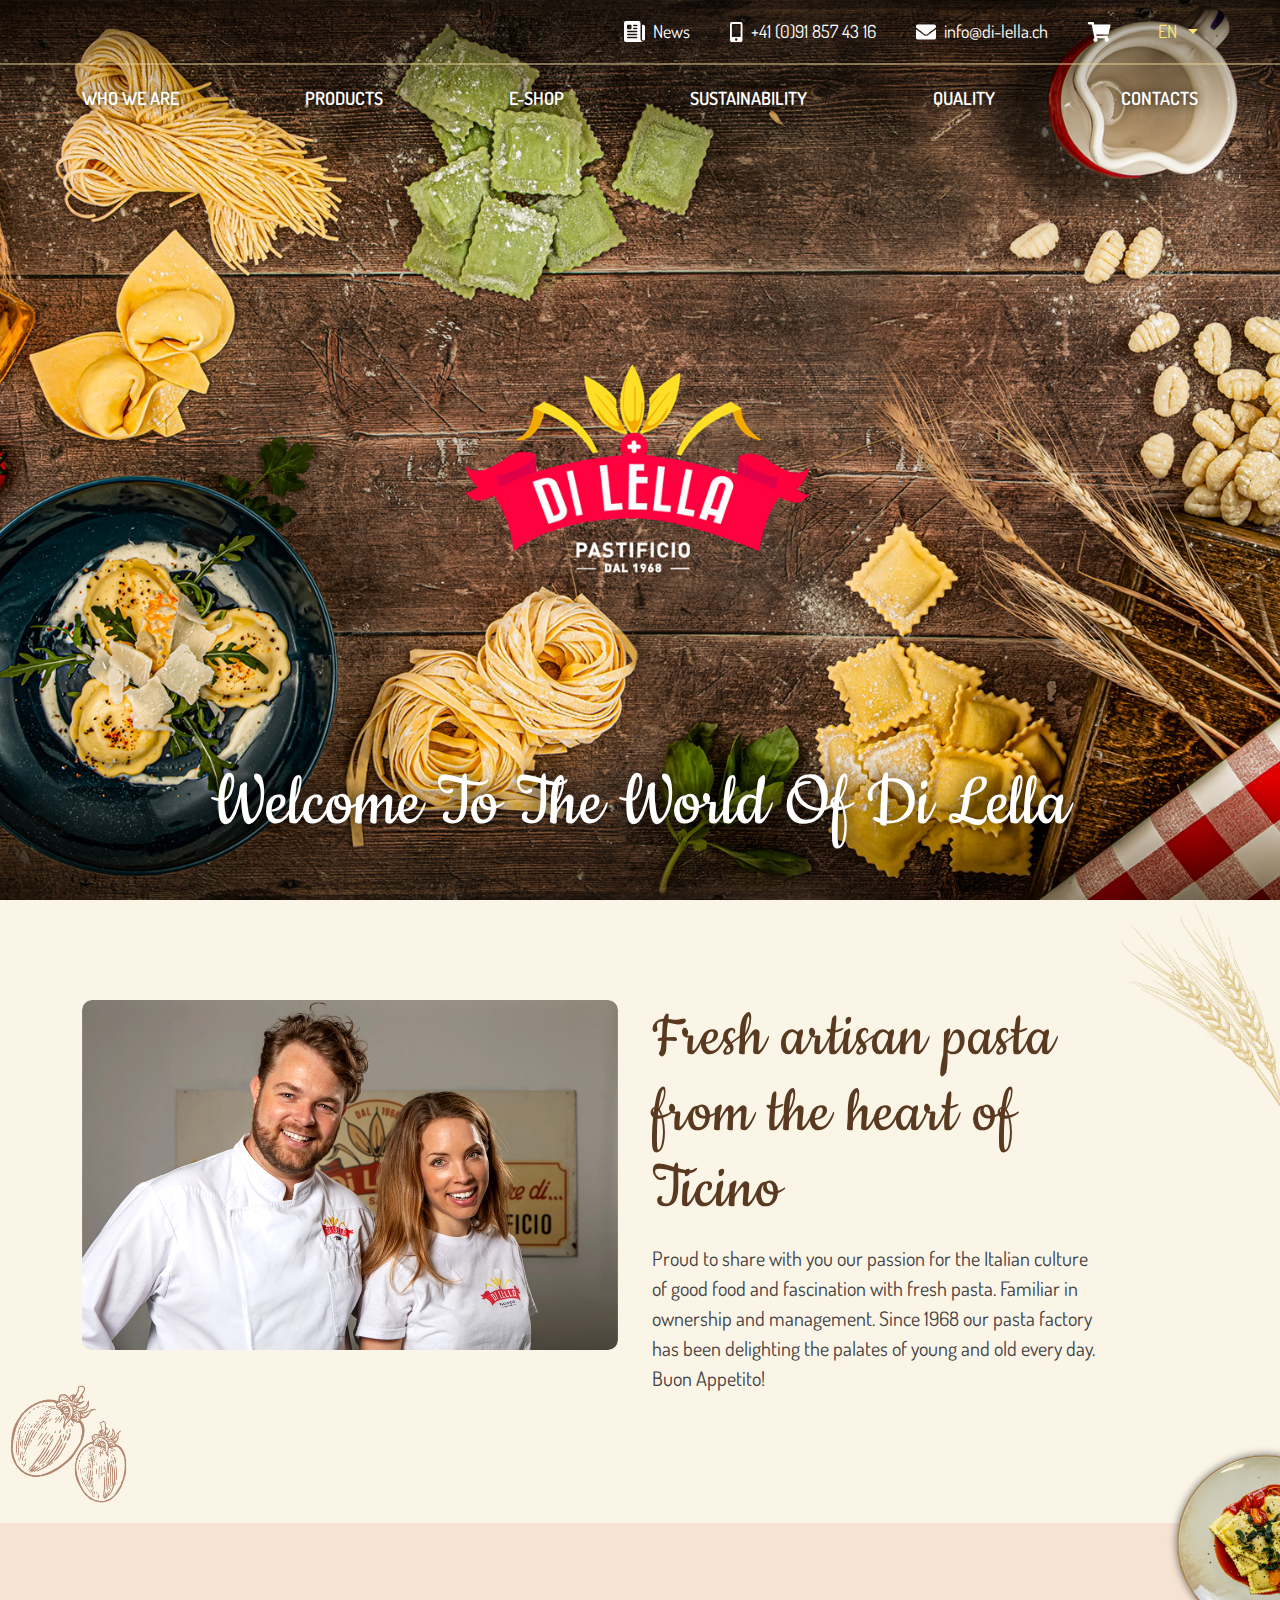
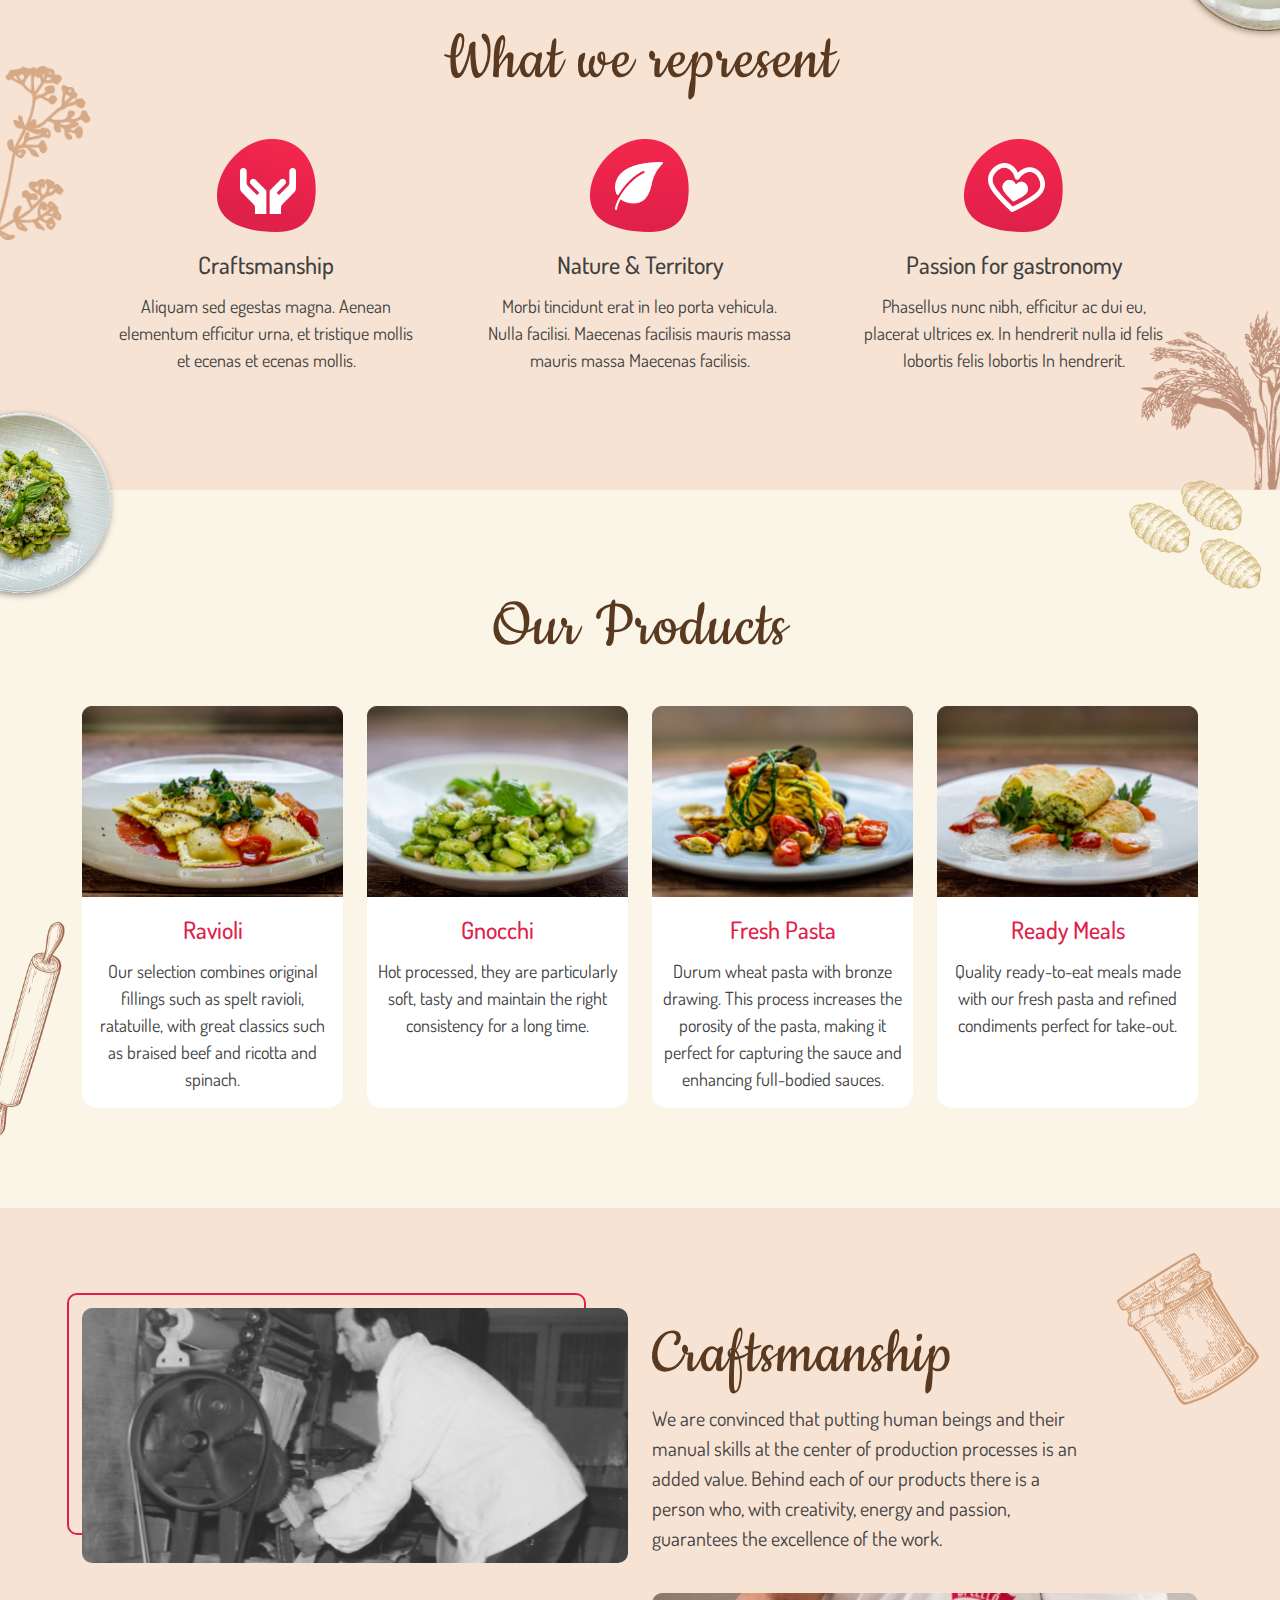
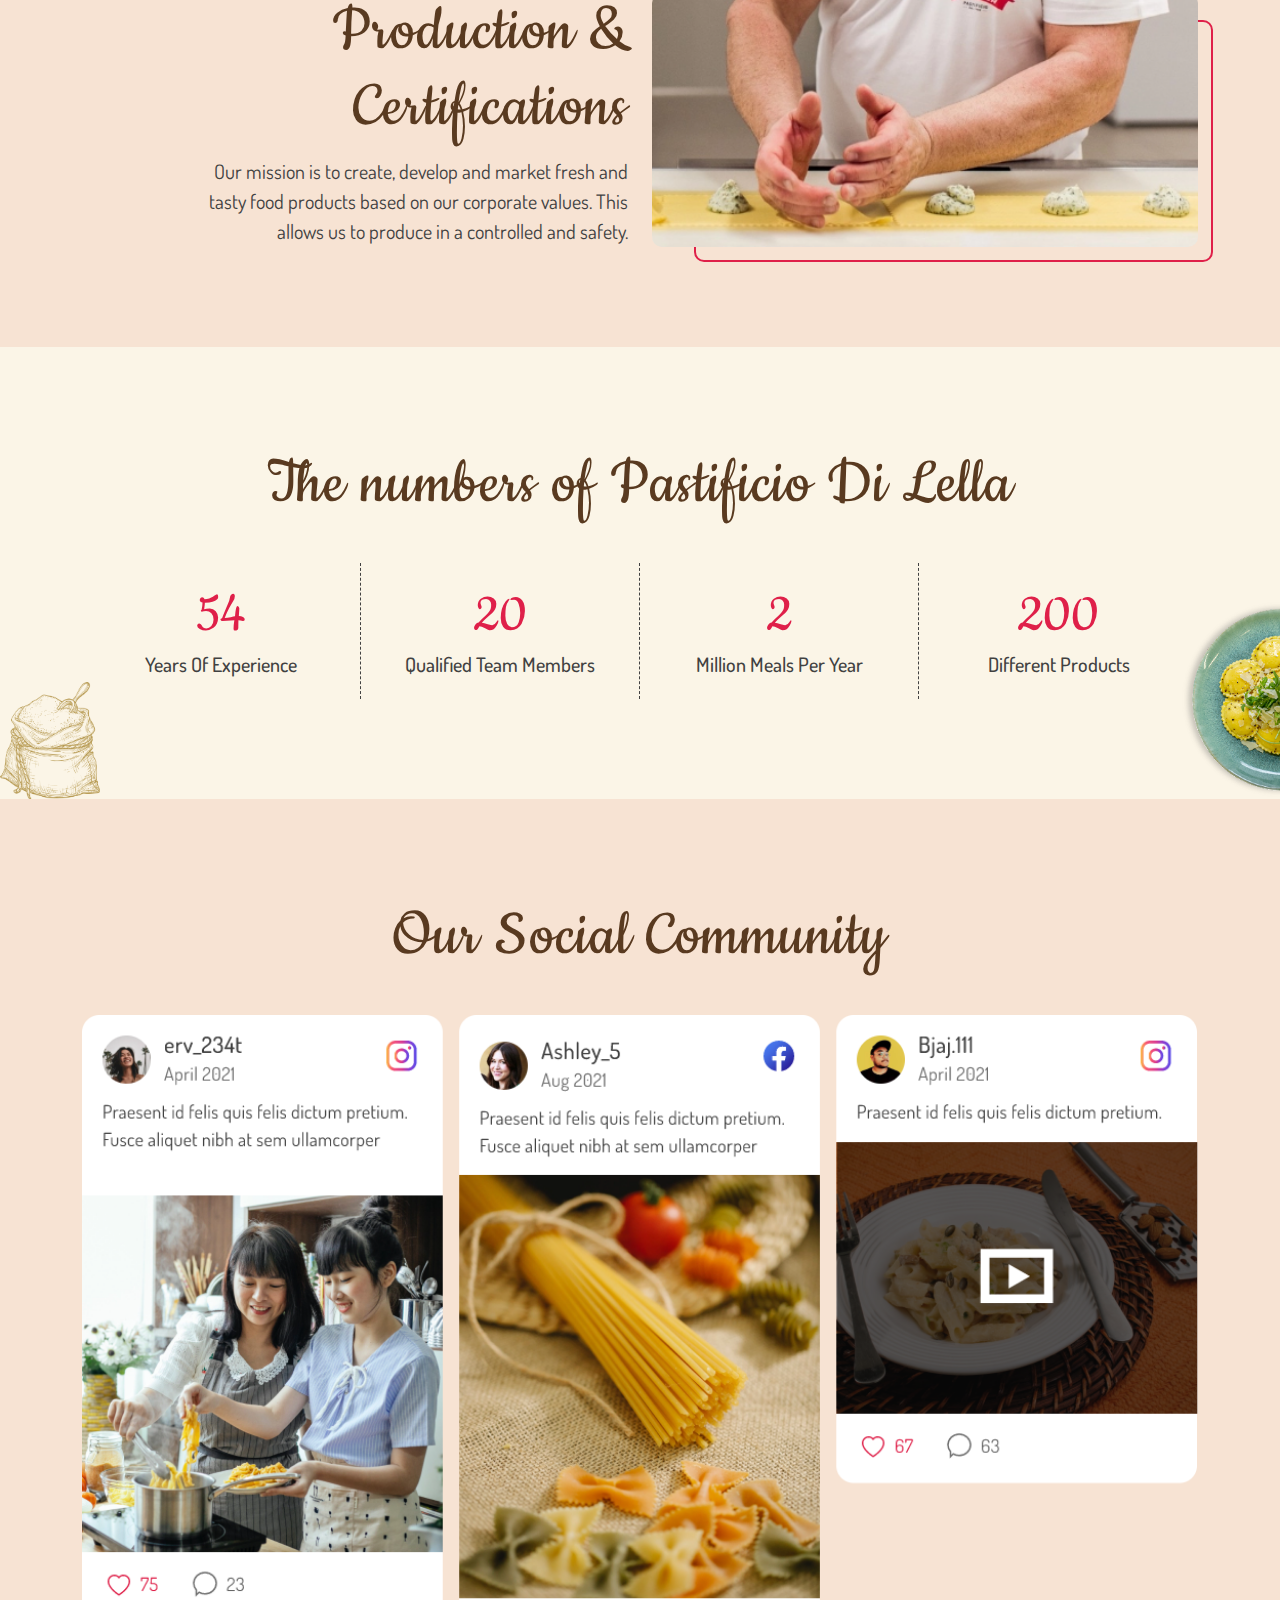
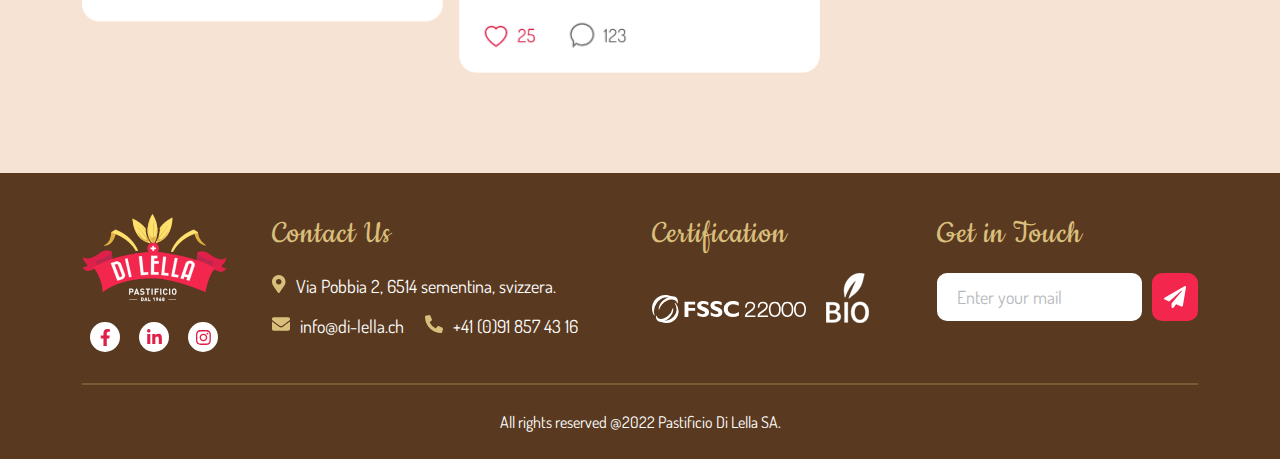
<file: index.html>
<!doctype html>
<html lang="en">

<head>
    <!-- Required meta tags -->
    <meta charset="utf-8">
    <meta name="viewport" content="width=device-width, initial-scale=1">
    <title>Di Lella</title>
    <link rel="icon" type="image/x-icon" href="images/favicon.ico">


    <link rel="stylesheet" href="css/bootstrap.min.css">
    <link rel="stylesheet" href="css/animate.css">
    <link rel="stylesheet" href="css/owl.carousel.min.css">
    <link rel="stylesheet" href="css/LineIcons.css">
    <link rel="stylesheet" href="css/style.css">
    <link rel="stylesheet" href="css/responsive.css">
</head>

<body>

    <header class="header">
        <div class="container">
            <div class="header-top">
                <a href="javascript:void()" class="newsicon pc-logo">
                    <svg xmlns="http://www.w3.org/2000/svg" width="21" height="21" viewbox="0 0 21 21">
                        <g id="Group_853" data-name="Group 853" transform="translate(-2.25 -2.25)">
                        <path id="Path_4248" data-name="Path 4248" d="M30.371,7.875H29.254a0,0,0,0,0,0,0V22.125a1.5,1.5,0,1,0,3,0V9.754a1.879,1.879,0,0,0-1.879-1.879Z" transform="translate(-9 -1.875)"/>
                        <path id="Path_4249" data-name="Path 4249" d="M18.75,20.25V4.125A1.875,1.875,0,0,0,16.874,2.25H4.125A1.875,1.875,0,0,0,2.25,4.125v16.5A2.625,2.625,0,0,0,4.875,23.25H20.946a.054.054,0,0,0,.014-.105A3.005,3.005,0,0,1,18.75,20.25ZM5.25,6.75A.75.75,0,0,1,6,6H9a.75.75,0,0,1,.75.75v3A.75.75,0,0,1,9,10.5H6a.75.75,0,0,1-.75-.75ZM15,19.5H6.021a.764.764,0,0,1-.77-.714A.75.75,0,0,1,6,18h8.979a.764.764,0,0,1,.77.714A.75.75,0,0,1,15,19.5Zm0-3H6.021a.764.764,0,0,1-.77-.714A.75.75,0,0,1,6,15h8.979a.764.764,0,0,1,.77.714A.75.75,0,0,1,15,16.5Zm0-3H6.021a.764.764,0,0,1-.77-.714A.75.75,0,0,1,6,12h8.979a.764.764,0,0,1,.77.714A.75.75,0,0,1,15,13.5Zm0-3H12.021a.764.764,0,0,1-.77-.714A.75.75,0,0,1,12,9h2.979a.764.764,0,0,1,.77.714A.75.75,0,0,1,15,10.5Zm0-3H12.021a.764.764,0,0,1-.77-.714A.75.75,0,0,1,12,6h2.979a.764.764,0,0,1,.77.714A.75.75,0,0,1,15,7.5Z"/>
                        </g>
                    </svg> News
                </a>
                <a href="tel:+41 (0)91 857 43 16"><i class="fas fa-mobile-alt"></i> +41 (0)91 857 43 16</a>
                <a href="mailto:info@di-lella.ch" class="emailid"><i class="fas fa-envelope"></i> info@di-lella.ch</a>
                <a href=""><i class="fas fa-shopping-cart"></i></a>
                <div class="dropdown langdrop">
                    <span class="dropdowntoggle" href="" role="button">EN</span>
                    <ul class="dropdown-menu" aria-labelledby="navbarDropdown">
                        <li><a class="dropdown-item" href="">IT</a></li>
                        <li><a class="dropdown-item" href="">DE</a></li>
                        <li><a class="dropdown-item" href="">FR</a></li>
                    </ul>
                </div>
            </div>

        </div>
        <nav class="navbar navbar-expand-lg">
            <div class="container">
                <a class="navbar-brand mobile-logo" href="#">
                    <!-- <img src="images/logo.png" class="fixwhite" alt=""> -->
                    <img src="images/logo-black.png" class="" alt="">
                </a>
                <button class="navbar-toggler" type="button" data-bs-toggle="collapse" data-bs-target="#navbarSupportedContent" aria-controls="navbarSupportedContent" aria-expanded="false" aria-label="Toggle navigation"><span class="navbar-toggler-icon"></span></button>
                <div class="collapse navbar-collapse" id="navbarSupportedContent">
                    <ul class="navbar-nav textshadow">
                        <li class="nav-item">
                            <a class="nav-link" aria-current="page" href="javascript:void()">WHO WE ARE</a>
                        </li>
                        <li class="nav-item">
                            <a class="nav-link" href="javascript:void()">Products</a>
                        </li>
                        <li class="nav-item">
                            <a class="nav-link" href="javascript:void()">E-SHOP</a>
                        </li>
                        <!-- <li class="nav-item pc-logo fixwhite">
                            <a class="nav-link" href="index.html"><img src="images/logo.png" alt=""></a>
                        </li> -->
                        <li class="nav-item pc-logo fixblack">
                            <a class="nav-link" href="index.html"><img src="images/logo-black.png" alt=""></a>
                        </li>
                        <li class="nav-item">
                            <a class="nav-link" href="javascript:void()">Sustainability</a>
                        </li>
                        <li class="nav-item">
                            <a class="nav-link" href="javascript:void()">Quality</a>
                        </li>
                        <li class="nav-item mobile-logo">
                            <a class="nav-link" href="javascript:void()">news</a>
                        </li>
                        <li class="nav-item">
                            <a class="nav-link" href="javascript:void()">CONTACTS</a>
                        </li>
                    </ul>
                </div>
            </div>
        </nav>

    </header>

    <section class="banner">
        <div id="bannerowl">
            <img src="images/banner1.jpg" alt="">
            <!-- <div class="bannerlogo"><img src="images/bannerlogo.png" alt=""></div> -->
            <div class="bannercaption">
                <aside>Welcome To The World Of Di Lella</aside>
            </div>
        </div>
    </section>

    <section class="comnpadding proud">
        <div class="proudtopleft"><img src="images/proudtopleft.png" alt=""></div>
        <div class="proudtopright"><img src="images/proudtopright.png" alt=""></div>
        <div class="proudbottomright parallaxupdown"><img src="images/proudbottomright.png" alt=""></div>
        <div class="container">
            <div class="row">
                <div class="col-lg-6 col-xl-6">
                    <img src="images/proudimg.png" class="proudimg" alt="">
                </div>
                <div class="col-lg-6 col-xl-5">
                    <div class="proudinner">
                        <h1 class="comntitle">Fresh artisan pasta from the heart of Ticino </h1>
                        <p>Proud to share with you our passion for the Italian culture of good food and fascination with fresh pasta. Familiar in ownership and management. Since 1968 our pasta factory has been delighting the palates of young and old every
                            day. Buon Appetito! </p>
                    </div>
                </div>
            </div>
        </div>
    </section>

    <section class="comnpadding choose">
        <div class="choosetopleft"><img src="images/choosetopleft.png" alt=""></div>
        <div class="choosebottomleft parallaxupdown"><img src="images/choosebottomleft.png" alt=""></div>
        <div class="choosebottomright"><img src="images/choosebottomright.png" alt=""></div>
        <div class="container">
            <div class="text-center">
                <h2 class="comntitle">What we represent</h2>
            </div>
            <ul class="chooseinner">
                <li class="choosebox uparrow">
                    <img src="images/chooseicon1.png" alt="">
                    <aside>Craftsmanship</aside>
                    <p>Aliquam sed egestas magna. Aenean elementum efficitur urna, et tristique mollis et ecenas et ecenas mollis.</p>
                </li>
                <li class="choosebox downarrow">
                    <img src="images/chooseicon2.png" alt="">
                    <aside>Nature & Territory</aside>
                    <p>Morbi tincidunt erat in leo porta vehicula. Nulla facilisi. Maecenas facilisis mauris massa mauris massa Maecenas facilisis.</p>
                </li>
                <li class="choosebox">
                    <img src="images/chooseicon3.png" alt="">
                    <aside>Passion for gastronomy</aside>
                    <p>Phasellus nunc nibh, efficitur ac dui eu, placerat ultrices ex. In hendrerit nulla id felis lobortis felis lobortis In hendrerit.</p>
                </li>
            </ul>
        </div>
    </section>

    <section class="comnpadding product">
        <div class="newstopright "><img src="images/newstopright.png" alt=""></div>
        <div class="newsmiddle parallaxupdown"><img src="images/newsmiddle.png" alt=""></div>
        <div class="container">
            <div class="text-center">
                <h2 class="comntitle">Our Products</h2>
            </div>
            <div class="row propc">
                <div class="col-lg-3 col-sm-6">
                    <a href="">
                        <div class="productbox">
                            <img src="images/product1.png" alt="">
                            <div class="boxcaption">
                                <aside>Ravioli</aside>
                                <p>Our selection combines original fillings such as spelt ravioli, ratatuille, with great classics such as braised beef and ricotta and spinach. </p>
                            </div>
                        </div>
                    </a>
                </div>
                <div class="col-lg-3 col-sm-6">
                    <a href="">
                        <div class="productbox">
                            <img src="images/product2.png" alt="">
                            <div class="boxcaption">
                                <aside>Gnocchi</aside>
                                <p>Hot processed, they are particularly soft, tasty and maintain the right consistency for a long time.</p>
                            </div>
                        </div>
                    </a>
                </div>

                <div class="col-lg-3 col-sm-6">
                    <a href="">
                        <div class="productbox">
                            <img src="images/product3.png" alt="">
                            <div class="boxcaption">
                                <aside>Fresh Pasta</aside>
                                <p>Durum wheat pasta with bronze drawing. This process increases the porosity of the pasta, making it perfect for capturing the sauce and enhancing full-bodied sauces.</p>
                            </div>
                        </div>
                    </a>
                </div>
                <div class="col-lg-3 col-sm-6">
                    <a href="">
                        <div class="productbox">
                            <img src="images/product4.png" alt="">
                            <div class="boxcaption">
                                <aside>Ready Meals</aside>
                                <p>Quality ready-to-eat meals made with our fresh pasta and refined condiments perfect for take-out.</p>
                            </div>
                        </div>
                    </a>
                </div>
            </div>


            <div id="product" class="owl-carousel">
                <div class="item">
                    <a href="">
                        <div class="productbox">
                            <img src="images/product1.png" alt="">
                            <div class="boxcaption">
                                <aside>Ravioli</aside>
                                <p>Our selection combines original fillings such as spelt ravioli, ratatuille, with great classics such as braised beef and ricotta and spinach. </p>
                            </div>
                        </div>
                    </a>
                </div>
                <div class="item">
                    <a href="">
                        <div class="productbox">
                            <img src="images/product2.png" alt="">
                            <div class="boxcaption">
                                <aside>Gnocchi</aside>
                                <p>Hot processed, they are particularly soft, tasty and maintain the right consistency for a long time.</p>
                            </div>
                        </div>
                    </a>
                </div>
                <div class="item">
                    <a href="">
                        <div class="productbox">
                            <img src="images/product3.png" alt="">
                            <div class="boxcaption">
                                <aside>Fresh Pasta</aside>
                                <p>Durum wheat pasta with bronze drawing. This process increases the porosity of the pasta, making it perfect for capturing the sauce and enhancing full-bodied sauces.</p>
                            </div>
                        </div>
                    </a>
                </div>
                <div class="item">
                    <a href="">
                        <div class="productbox">
                            <img src="images/product4.png" alt="">
                            <div class="boxcaption">
                                <aside>Ready Meals</aside>
                                <p>Quality ready-to-eat meals made with our fresh pasta and refined condiments perfect for take-out.</p>
                            </div>
                        </div>
                    </a>
                </div>
            </div>
        </div>
    </section>

    <section class="comnpadding production">
        <div class="proone parallaxupdown"><img src="images/proelement1.png" alt=""></div>
        <div class="protwo"><img src="images/proelement2.png" alt=""></div>
        <div class="container">
            <div class="row align-items-center flex-row-reverse marginbt">

                <div class="col-md-6">
                    <h3 class="comntitle">Craftsmanship</h3>
                    <p class="innerpara">We are convinced that putting human beings and their manual skills at the center of production processes is an added value. Behind each of our products there is a person who, with creativity, energy and passion, guarantees the excellence
                        of the work. </p>
                </div>
                <div class="col-md-6">
                    <div class="proimg">
                        <img src="images/production2.png" alt="">
                    </div>
                </div>

            </div>

            <div class="row align-items-center">

                <div class="col-md-6">
                    <div class="protextend">
                        <h3 class="comntitle">Production & Certifications </h3>
                        <p class="innerpara">Our mission is to create, develop and market fresh and tasty food products based on our corporate values. This allows us to produce in a controlled and safety.</p>
                    </div>
                </div>
                <div class="col-md-6">
                    <div class="proimg proimgbottom">
                        <img src="images/production1.png" alt="">
                    </div>
                </div>

            </div>
        </div>
    </section>

    <section class="comnpadding statistics">
        <div class="statisbottomright parallaxupdown"><img src="images/statisbottomright.png" alt=""></div>
        <div class="statisbottomleft"><img src="images/statisbottomrleft.png" alt=""></div>
        <div class="container">
            <div class="text-center">
                <h2 class="comntitle">The numbers of Pastificio Di Lella</h2>
            </div>
            <ul class="countermain">
                <li>
                    <div class="count">54</div>
                    <p>Years of Experience</p>
                </li>
                <li>
                    <div class="count">20</div>
                    <p>qualified team members</p>
                </li>
                <li>
                    <div class="count">2</div>
                    <p>million meals per year</p>
                </li>
                <li>
                    <div class="count">200</div>
                    <p>different products</p>
                </li>
            </ul>
        </div>
    </section>

    <section class="comnpadding social">
        <div class="socialone parallaxupdown"><img src="images/socialele.png" alt=""></div>
        <div class="container">
            <div class="text-center">
                <h4 class="comntitle">Our Social Community</h4>
            </div>
            <div class="row">
                <div class="col-sm-12">
                    <img src="images/socialimg.png" class="w-100" alt="">
                </div>
            </div>
        </div>
    </section>

    <footer>
        <div class="container">
            <div class="row footerpadd">
                <div class="col-lg-2 col-md-5">
                    <div class="footerlogo">
                        <img src="images/logo.png" alt="">
                    </div>
                    <ul class="socialmedia">
                        <li><a href="#"><i class="fab fa-facebook-f"></i></a></li>
                        <li><a href="#"><i class="fab fa-linkedin-in"></i></a></li>
                        <li><a href="#"><i class="fab fa-instagram"></i></a></li>
                    </ul>
                </div>
                <div class="col-lg-4 col-md-7">
                    <div class="footertitle mobi">
                        <h6>Contact Us</h6>
                    </div>
                    <ul class="contactlist">
                        <li><i class="fas fa-map-marker-alt"></i> Via Pobbia 2, 6514 sementina, svizzera.</li>
                        <li><a href="mailto:info@di-lella.ch"><i class="fas fa-envelope"></i> info@di-lella.ch</a></li>
                        <li><a href="tel:+41 (0)91 857 43 16"><i class="fas fa-phone-alt"></i> +41 (0)91 857 43 16</a></li>
                    </ul>
                </div>
                <div class="col-lg-3 col-md-5">
                    <div class="footertitle tabmob">
                        <h6>Certification</h6>
                    </div>
                    <div class="certimgdiv">
                        <img src="images/footersvg.svg" class="certimg" alt="">
                        <img src="images/footersvg1.png" class="certimg" alt="">
                    </div>
                </div>
                <div class="col-lg-3 col-md-7">
                    <div class="footertitle tabmob">
                        <h6>Get in Touch</h6>
                    </div>
                    <form class="footerform">
                        <div class="input-group">
                            <input type="email" class="form-control" placeholder="Enter your mail">
                            <button type="submit" class="input-group-text"><i class="fas fa-paper-plane"></i></button>
                        </div>
                    </form>
                </div>
            </div>
            <hr class="footerhr">
            <div class="footerbottom">
                <p>All rights reserved @2022 Pastificio Di Lella SA.</p>
            </div>
        </div>
    </footer>

    <script src="js/jquery.min.js"></script>
    <script src="js/bootstrap.bundle.min.js"></script>
    <script src="js/all-fontawesome.js"></script>
    <script src="js/imagesloaded.pkgd.min.js"></script>
    <script src="js/isotope.pkgd.min.js"></script>
    <script src="js/owl.carousel.min.js"></script>
    <script src="js/smooth-scroll.js"></script>
    <script src="js/zoom.js"></script>
    <script src="js/custom.js"></script>
</body>

</html>
</file>
<file: css/style.css>
@import url('https://fonts.googleapis.com/css2?family=Cookie&display=swap');
@import url('https://fonts.googleapis.com/css2?family=Dosis:wght@400;500;600;700&display=swap');
@font-face {
    font-family: 'LineIcons';
    src: url('../fonts/LineIcons.eot?y2l643');
    src: url('fonts/LineIcons.eot?y2l643#iefix') format('embedded-opentype'), url('../fonts/LineIcons.ttf?y2l643') format('truetype'), url('../fonts/LineIcons.woff?y2l643') format('woff'), url('../fonts/LineIcons.svg?y2l643#LineIcons') format('svg');
    font-weight: normal;
    font-style: normal;
}

body {
    margin: 0;
    padding: 0;
    font-size: 14px;
    font-family: 'Dosis', sans-serif;
    font-weight: 400;
    background-color: #fbf5e7;
}

html,
body {
    overflow-x: hidden;
}

a,
a:link,
a:visited,
a:active,
a:hover,
button,
input,
select,
textarea,
i {
    text-decoration: none;
    outline: none;
    -moz-transition: all 300ms ease-in-out;
    -webkit-transition: all 300ms ease-in-out;
    transition: all 300ms ease-in-out;
}

input,
select,
textarea {
    width: 100%;
    outline: none;
    -moz-transition: all 300ms ease-in-out;
    -webkit-transition: all 300ms ease-in-out;
    transition: all 300ms ease-in-out;
}

input[type="radio"],
input[type="checkbox"] {
    width: auto;
    height: auto;
}

input:focus,
select:focus,
textarea:focus,
button:focus {
    outline: none;
    box-shadow: none;
}

img {
    max-width: 100%;
    -moz-transition: all 300ms ease-in-out;
    -webkit-transition: all 300ms ease-in-out;
    transition: all 300ms ease-in-out;
}

.navbar-light .navbar-nav .nav-link:hover,
.navbar-light .navbar-nav .nav-link:focus,
.navbar-light .navbar-nav .show>.nav-link,
.navbar-light .navbar-nav .active>.nav-link,
.navbar-light .navbar-nav .nav-link.show,
.navbar-light .navbar-nav .nav-link.active {
    color: #5e58ff;
}

.comnpadding {
    padding: 100px 0px;
}

.comntitle {
    font-size: 70px;
    color: #593a20;
    margin-bottom: 40px;
    font-family: 'Cookie', cursive;
    letter-spacing: 1px;
    line-height: 76px;
}

.comntitle span {
    color: #B86404;
}

.langdrop {
    width: 40px;
}

.langdrop .dropdowntoggle {
    margin-right: 0;
    justify-content: space-between;
    color: #FFE574;
    font-size: 18px;
    display: flex;
    align-items: center;
    justify-content: space-between;
}

.langdrop .dropdown-menu {
    overflow: hidden;
    background-color: #414141;
    padding: 0;
    width: 40px !important;
    min-width: auto;
}

.langdrop .dropdown-menu a {
    padding: 4px 10px;
    justify-content: center;
    font-size: 18px;
    color: #FFE574;
    font-weight: 500;
    border-bottom: 1px solid;
}

.langdrop .dropdown-menu li:last-child a {
    border-bottom: none;
}

.langdrop .dropdown-menu a:hover {
    color: #DF2049;
}

.langselect {
    width: 40px;
    height: 22px;
    position: relative;
}

.langselect .form-select {
    padding: 0;
    background-color: transparent;
    background-image: url("data:image/svg+xml,%3csvg xmlns='http://www.w3.org/2000/svg' viewBox='0 0 16 16'%3e%3cpath fill='rgb(255 229 116)' stroke='rgb(255 229 116)' stroke-width='0' d='M2 5l6 6 6-6'/%3e%3c/svg%3e");
    background-size: 14px;
    background-position: right center;
    border: none;
    color: #FFE574;
    font-size: 18px;
    line-height: normal;
}

.langselect .form-select:focus {
    box-shadow: none;
}

.langselect .form-select option {
    padding: 5px;
}

.langselect .form-select:focus option {
    background-color: #414141;
}

.header {
    position: absolute;
    top: 0;
    width: 100%;
    z-index: 99;
}

.header-top {
    display: flex;
    justify-content: flex-end;
    align-items: center;
    padding: 18px 0px;
}

.header-top a {
    margin-right: 40px;
    color: #fff;
    font-size: 18px;
    display: flex;
    align-items: center;
}

.header-top a:hover {
    color: #E9D194;
}

.header-top a svg {
    font-size: 20px;
    margin-right: 8px;
    /* vertical-align: bottom; */
}

.navbar {
    border-top: 2px solid rgb(233 209 148 / 50%);
    padding-top: 20px;
    padding-bottom: 0;
}

.navbar.fixed {
    position: fixed;
    top: 0;
    width: 100%;
    z-index: 99999;
    border-top: 0px;
    background: rgb(255 255 255 / 80%);
    backdrop-filter: blur(5px);
    padding: 10px 0px;
    animation-duration: .5s;
    animation-name: fixshow;
    box-shadow: 0px 0px 15px #00000040;
}

.navbar.fixed .navbar-nav .nav-link {
    color: #000;
    text-shadow: none;
}

.navbar.fixed .navbar-nav .active .nav-link,
.navbar.fixed .navbar-nav .nav-link:hover {
    color: #e6224b;
}

.fixwhite,
.fixed .fixblack {
    display: block;
}

.fixblack,
.fixed .fixwhite {
    display: none;
}

@keyframes fixshow {
    0% {
        opacity: 0;
        transform: translateY(-100%);
    }
    100% {
        opacity: 1;
        transform: translateY(0);
    }
}

.dropdown:hover .dropdown-menu {
    display: block;
    animation-name: fadeinout;
    animation-duration: .5s;
}

@keyframes fadeinout {
    0% {
        opacity: 0;
        transform: translateY(-15%);
    }
    100% {
        opacity: 1;
        transform: translateY(0);
    }
}

.navbar.fixed .dropdown-menu {
    padding-top: 27px;
}

.navbar.fixed .pc-logo .nav-link {
    max-width: 100px;
}

.mobile-logo {
    display: none;
}

.navbar .collapse {
    justify-content: center;
}

.navbar .navbar-nav {
    width: 100%;
    justify-content: space-between;
    align-items: center;
}

.navbar .navbar-nav .nav-link {
    padding: 0;
    color: #fff;
    font-size: 18px;
    text-transform: uppercase;
    font-weight: 600;
}

.navbar .textshadow .nav-link {
    text-shadow: 0px 0px 10px rgb(0 0 0 / 80%);
}

.navbar .navbar-nav .active .nav-link,
.navbar .navbar-nav .nav-link:hover {
    color: #E9D194;
}

.navbar .dropdown-menu {
    padding: 0px;
    margin: 0;
    margin-top: 0px;
    background-color: transparent;
    border: 0;
    left: 0;
    border-radius: 0px;
    padding-top: 15px;
}

.dropdowntoggle::after {
    display: inline-block;
    margin-left: .255em;
    vertical-align: .255em;
    content: "";
    border-top: .3em solid;
    border-right: .3em solid transparent;
    border-bottom: 0;
    border-left: .3em solid transparent;
}

.navbar .dropdown-menu li a {
    padding: 10px 15px;
    font-size: 18px;
    background-color: #fff;
}

.navbar .dropdown-menu li a:hover {
    background-color: #414141;
    color: #E9D194;
}

.banner {
    position: relative;
}

#bannerowl img {
    width: 100%;
    height: 100vh;
    object-fit: cover;
}

.smallbanner #bannerowl img {
    height: auto;
}

.bannerlogo {
    position: absolute;
    top: 50%;
    left: 50%;
    transform: translate(-50%, -50%);
    transition: all 300ms ease-in-out;
}

.opacitylogo {
    opacity: 0;
}

.bannerlogo img {
    width: 300px !important;
    height: auto !important;
}

.bannercaption {
    position: absolute;
    bottom: 50px;
    left: 50%;
    transform: translateX(-50%);
    width: 70%;
}

.bannercaption aside {
    color: #fff;
    text-shadow: 0px 0px 20px #000;
    font-size: 80px;
    line-height: 90px;
    font-family: 'Cookie', cursive;
    text-align: center;
}

#bannerowl .owl-dots {
    position: absolute;
    right: 30px;
    bottom: 60px;
    height: 0px;
}

#bannerowl .owl-dots .owl-dot {
    background-color: #FFFFFF;
    height: 3px;
    width: 20px;
    margin: 5px;
    opacity: .4;
    line-height: 0;
    transition: all 400ms ease-in-out;
}

#bannerowl .owl-dots .active {
    opacity: 1;
}

.proud {
    /* background-color: #fbf5e7; */
    position: relative;
}

.proud .proudtopleft {
    position: absolute;
    bottom: 15px;
    left: 0px;
    max-width: 190px;
}

.proud .proudtopright {
    position: absolute;
    top: 0;
    right: -65px;
}

.proud .proudbottomright {
    position: absolute;
    bottom: -120px;
    right: -110px;
    z-index: 1;
}

.proud .proudimg {
    border-radius: 10px;
}

.proudinner .comntitle {
    margin-bottom: 15px;
}

.proudinner p {
    color: #414141;
    font-size: 20px;
    margin-bottom: 30px;
}

.choose {
    background-image: url(../images/choosebg.png);
    background-size: cover;
    background-color: #fff;
    position: relative;
}

.choosetopleft {
    position: absolute;
    top: 25%;
    left: -15px;
}

.choosebottomright {
    position: absolute;
    bottom: -9px;
    right: -56px;
}

.choosebottomleft {
    position: absolute;
    bottom: -115px;
    left: -115px;
    z-index: 1;
}

.chooseinner {
    padding-left: 0px;
    list-style-type: none;
    display: flex;
    justify-content: space-between;
}

.chooseinner .choosebox {
    text-align: center;
    position: relative;
    width: 33%;
    padding: 0 30px;
}


/* .uparrow::after {
    content: "";
    position: absolute;
    top: 50px;
    right: -75px;
    background-image: url(../images/choosearrow1.svg);
    width: 177px;
    height: 29px;
    background-size: 100%;
    background-repeat: no-repeat;
}

.downarrow::after {
    content: "";
    position: absolute;
    top: 25px;
    right: -95px;
    background-image: url(../images/choosearrow2.svg);
    width: 177px;
    height: 29px;
    background-size: 100%;
    background-repeat: no-repeat;
} */

.chooseinner .choosebox img {
    margin-bottom: 15px;
}

.chooseinner .choosebox aside {
    margin-bottom: 10px;
    color: #414141;
    font-size: 24px;
    font-weight: 500;
}

.chooseinner .choosebox p {
    color: #414141;
    font-size: 20px;
    margin-bottom: 0;
}

.newsection {
    background-color: #dabf7c26;
    position: relative;
}

.newstopright {
    position: absolute;
    top: 50px;
    right: 10px;
}

.newsmiddle {
    position: absolute;
    top: 60%;
    left: -25px;
}

.newsmain {
    display: flex;
    align-items: flex-start;
}

.newsmain .news {
    width: 50%;
    background: #E0CEB8;
    padding: 30px 50px;
    border-radius: 10px 0 0 10px;
    margin-top: 70px;
}

.newsmain .news p {
    color: #414141;
    font-size: 18px;
    margin-bottom: 5px;
}

.newsmain .quality {
    width: 50%;
    background: #ECE1D4;
    padding: 30px 50px;
    border-radius: 0 10px 10px 0;
}

.newsmain .newscomn {
    color: #843C20;
    font-size: 45px;
    margin-bottom: 15px;
    font-family: 'cookie', cursive;
}

.newsmain .newsimg {
    width: 100%;
    margin-bottom: 15px;
}

.newsmain a {
    float: right;
    opacity: .5;
}

.newsmain a:hover {
    opacity: 1;
}

.newsmain .quality p {
    color: #414141;
    font-size: 18px;
    margin-bottom: 15px;
}

.qualbottom {
    display: flex;
    justify-content: space-between;
    align-items: center;
    margin-top: 30px;
}

.product {
    /* background-color: #fbf5e7; */
    position: relative;
}

.producttopright {
    position: absolute;
    top: 0px;
    right: 0px;
}

.productbox {
    background-color: #FFF;
    border-radius: 15px;
    text-align: center;
    transition: all 400ms ease-in-out;
}

.productbox:hover {
    background-color: #DF2049;
}

.productbox img {
    width: 100%;
}

.productbox .boxcaption {
    padding: 15px;
}

.productbox .boxcaption aside {
    color: #DF2049;
    font-size: 24px;
    margin-bottom: 10px;
    font-weight: 500;
}

.productbox .boxcaption p {
    color: #414141;
    font-size: 18px;
    margin-bottom: 0px;
    min-height: 135px;
}

.productbox:hover .boxcaption aside,
.productbox:hover .boxcaption p {
    color: #FFF;
}

.production {
    background-image: url(../images/choosebg.png);
    background-size: cover;
    background-color: #fff;
    position: relative;
}

.proone {
    position: absolute;
    bottom: 0;
    left: -65px;
}

.protwo {
    position: absolute;
    top: 45px;
    right: 20px;
}

.production .comntitle {
    margin-bottom: 10px;
}

.production .text-end .innerpara {
    margin-left: auto;
}

.propara {
    color: #414141;
    font-size: 20px;
    font-weight: 500;
    margin: auto;
    margin-bottom: 35px;
    max-width: 720px;
}

.marginbt {
    margin-bottom: 30px;
}

.proimg {
    position: relative;
}

.proimg::before {
    content: "";
    position: absolute;
    top: -15px;
    left: -15px;
    width: 95%;
    height: 95%;
    border: 2px solid #DF2049;
    border-radius: 10px;
}

.proimgbottom::before {
    bottom: -15px;
    top: auto;
    left: auto;
    right: -15px;
}

.proimg img {
    width: 100%;
    border-radius: 10px;
    position: relative;
    z-index: 2;
}

.protextend {
    text-align: right;
}

.protextend .innerpara {
    margin-left: auto;
}

.statistics {
    /* background-color: #fbf5e7; */
    position: relative;
}

.statisbottomright {
    position: absolute;
    bottom: 0px;
    right: -120px;
    width: 300px;
}

.statisbottomleft {
    position: absolute;
    bottom: 0px;
    left: 0px;
}

.countermain {
    list-style-type: none;
    padding-left: 0px;
    display: flex;
    align-items: center;
    margin-bottom: 0;
}

.countermain li {
    width: 25%;
    text-align: center;
    padding: 20px 15px;
    border-right: 1px dashed #414141;
}

.countermain li:last-child {
    border-right: 0px;
}

.countermain li .count {
    color: #DF2049;
    font-size: 60px;
    line-height: 66px;
    font-family: 'cookie', cursive;
}

.countermain li p {
    color: #414141;
    font-size: 20px;
    margin-bottom: 0;
    font-weight: 500;
    text-transform: capitalize;
}

.social {
    background-image: url(../images/choosebg.png);
    background-size: cover;
    background-color: #fff;
    position: relative;
}

.socialone {
    position: absolute;
    bottom: 0;
    left: 0;
}

footer {
    background-color: #593a20;
}

.footerpadd {
    padding: 40px 0px 30px;
}

.socialmedia {
    padding-left: 0;
    list-style-type: none;
    margin-bottom: 0;
    margin-top: 20px;
}

.socialmedia li {
    margin: 0px 8px;
    display: inline-block;
    width: 30px;
    height: 30px;
    border-radius: 50%;
    background: #FFFFFF;
}

.socialmedia li a {
    border-radius: 50%;
    display: flex;
    align-items: center;
    justify-content: center;
    height: 100%;
}

.socialmedia li a:hover {
    background-color: #DF2049;
}

.socialmedia li a svg {
    color: #DF2049;
    font-size: 17px;
    transition: all 300ms ease-in-out;
}

.socialmedia li a:hover svg {
    color: #fff;
}

.footertitle h6 {
    color: #DABF7C;
    letter-spacing: 1px;
    font-size: 35px;
    font-family: 'Cookie', cursive;
    margin-bottom: 18px;
}

.contactlist {
    padding-left: 0;
    margin-bottom: 0;
    list-style-type: none;
}

.contactlist li {
    display: inline-block;
    margin-bottom: 13px;
    color: #FFFFFF;
    font-size: 18px;
}

.contactlist li:first-child {
    width: 100%;
    display: flex;
    align-items: baseline;
}

.contactlist li a {
    color: #FFFFFF;
    margin-right: 18px;
    display: flex;
    align-items: baseline;
}

.contactlist li a:hover {
    color: #DABF7C;
}

.contactlist li svg {
    color: #DABF7C;
    margin-right: 10px;
}

.footerform .input-group {
    justify-content: space-between;
    flex-wrap: nowrap;
}

.input-group .form-control {
    width: 100%;
    flex: inherit;
    border-radius: 10px !important;
    font-size: 18px;
    padding: 10px 20px;
    border: 0px;
    margin-bottom: 0;
    transition: all 300ms ease-in-out;
}

.input-group .form-control:focus {
    box-shadow: none;
    color: #000;
    transform: translateY(0px);
}

.input-group .form-control::-webkit-input-placeholder,
.input-group .form-control::-moz-placeholder,
.input-group .form-control:-ms-input-placeholder,
.input-group .form-control:-moz-placeholder {
    color: #414141;
    opacity: .5;
}

.input-group .form-control:focus::-webkit-input-placeholder,
.input-group .form-control:focus::-moz-placeholder,
.input-group .form-control:focus:-ms-input-placeholder,
.input-group .form-control:focus:-moz-placeholder {
    color: #000;
    opacity: 1;
    transition: all 300ms ease-in-out;
}

.input-group .input-group-text {
    background-color: #F3264D;
    border-radius: 10px !important;
    border: 0px;
    width: 48px;
    height: 48px;
    justify-content: center;
    margin-left: 10px !important;
}

.input-group .input-group-text svg {
    color: #fff;
    font-size: 22px;
    transition: all 300ms ease-in-out;
}

.input-group .input-group-text:hover svg {
    color: #232323;
}

.footerhr {
    margin: 0;
    background-color: #DABF7C;
    height: 2px !important;
}

.footerbottom {
    padding: 25px;
    text-align: center;
}

.footerbottom p {
    color: #FFF;
    font-size: 16px;
    margin-bottom: 0;
}

.newsicon svg path {
    fill: #fff;
    transition: all 300ms ease-in-out;
}

.newsicon:hover svg path {
    fill: #DABF7C;
}

.flagdiv {
    display: flex;
    align-items: center;
}

.flagdiv svg {
    color: #FFF;
}

.productinner {
    position: relative;
}

.productinnerbg {
    background-image: url(../images/choosebg.png);
    background-size: cover;
    background-color: #fff;
}

.proeleone {
    position: absolute;
    bottom: 5px;
    left: 0;
}

.productinner .comntitle {
    margin-bottom: 5px;
}

.elementone {
    position: absolute;
    right: 0px;
    bottom: -50px;
}

.elementtwo {
    position: absolute;
    left: 0px;
    bottom: 0px;
}

.elementthree {
    position: absolute;
    left: 15px;
    bottom: 15px;
}

.elementfour {
    position: absolute;
    right: 30px;
    bottom: 30px;
}

.elementfive {
    position: absolute;
    right: -45px;
    bottom: 0px;
}

.productimage {
    position: relative;
    min-height: 280px;
    max-width: 540px;
    margin-bottom: 40px;
}

.productimage::before {
    content: "";
    width: 275px;
    height: 205px;
    border: 2px solid #DF2049;
    position: absolute;
    border-radius: 10px;
    top: 0px;
    left: 0px;
    z-index: 0;
}

.productimage::after {
    content: "";
    width: 275px;
    height: 205px;
    border: 2px solid #DF2049;
    position: absolute;
    border-radius: 10px;
    bottom: 0px;
    right: 0px;
    z-index: 0;
}

.productimageone {
    position: absolute;
    top: 17px;
    left: 17px;
    z-index: 2;
    border-radius: 10px;
    /* box-shadow: 0px 0px 20px #00000038; */
}

.productimagetwo {
    position: absolute;
    bottom: 17px;
    right: 17px;
    z-index: 1;
    border-radius: 10px;
}

.shopbtn {
    display: inline-block;
    padding: 10px 25px;
    background-color: #DF2049;
    border-radius: 10px;
    color: #FFFFFF;
    font-size: 22px;
}

.shopbtn:hover {
    background-color: #ff315e;
    color: #fff;
}

.shopbtn img {
    margin-left: 10px;
    margin-bottom: 3px;
}

.shopbtn svg {
    margin-left: 10px;
}

.innerpara {
    font-size: 20px;
    color: #414141;
    margin-bottom: 0;
    width: 80%;
}

.selling {
    padding: 75px 0px;
    position: relative;
    background-image: url(../images/choosebg.png);
    background-size: cover;
    background-color: #fff;
}

.eshopone {
    position: absolute;
    left: 0px;
    bottom: 0;
}

.selling .comntitle {
    margin-bottom: 30px;
}

.sellingbox {
    /* border: 1px solid #DABF7C; */
    border-radius: 12px;
    background-color: #FBF7EE;
    margin-bottom: 30px;
    transition: 400ms ease-in-out;
}

.sellingbox:hover {
    transform: translateY(-10px);
    box-shadow: 0px 13px 26px #00000033;
}

.sellingbox img {
    border-radius: 10px 10px 0px 0px;
    width: 100%;
}

.bottombox {
    padding: 18px 15px;
}

.bottombox small {
    color: #414141;
    font-size: 18px;
    line-height: 23px;
    margin-bottom: 3px;
    transition: 400ms ease-in-out;
}


/* .sellingbox:hover .bottombox small {
    color: #bdbdbd;
} */

.bottombox h6 {
    color: #414141;
    font-size: 22px;
    margin-bottom: 15px;
    overflow: hidden;
    text-overflow: ellipsis;
    white-space: nowrap;
    transition: 400ms ease-in-out;
}

.sellingbox:hover .bottombox h6 {
    color: #DF2049;
}

.bottombox aside {
    font-size: 18px;
    color: #414141;
    margin-bottom: 10px;
    transition: 400ms ease-in-out;
}


/* .sellingbox:hover .bottombox aside {
    color: #bdbdbd;
} */

.bottombox aside span {
    color: #DF2049;
    font-size: 22px;
    font-weight: 600;
    transition: 400ms ease-in-out;
}

.sellingbox:hover .bottombox aside span {
    color: #414141;
}

.sellingwrap {
    display: inline-flex;
    max-width: 102px;
    height: 33px;
    border: 1px solid #F3E0B1;
    background-color: #FFF;
    border-radius: 4px;
    overflow: hidden;
}

.sellingwrap .sub,
.sellingwrap .count,
.sellingwrap .add {
    width: 33.33%;
    display: flex;
    align-items: center;
    justify-content: center;
    border: 0px;
    text-align: center;
    padding: 0;
}

.sellingwrap .sub,
.sellingwrap .add {
    color: #414141;
    font-size: 30px;
    font-weight: 500;
    background-color: #FFF;
    padding-bottom: 5px;
}

.sellingwrap .count {
    background-color: #F3E0B1;
    font-size: 20px;
    font-weight: 600;
}

.cartbtn {
    float: right;
}

.cartbtn svg {
    font-size: 24px;
    color: #DF2049;
    margin-top: 5px;
    transform: rotateY(180deg);
    transition: 400ms ease-in-out;
}


/* .sellingbox:hover .cartbtn svg {
    color: #e57a00; 
    transform: rotateY(0deg);
} */

.ourall {
    background-color: #FBF7EE;
    padding: 65px 0px;
}

.ourallinner {
    display: flex;
    justify-content: space-between;
    align-items: center;
    margin-bottom: 30px;
}

.smalltitle {
    color: #414141;
    font-family: 'Cookie';
    font-size: 45px;
    margin-bottom: 0px;
}

.ourright {
    display: flex;
    align-items: center;
}

.filters ul {
    list-style-type: none;
    padding-left: 0px;
    display: flex;
    align-items: center;
    margin-bottom: 0;
}

.filters ul li {
    margin-right: 28px;
    color: #414141;
    font-size: 20px;
    font-weight: 600;
    cursor: pointer;
    line-height: normal;
    transition: all 300ms ease-in-out;
}

.filters ul li.active,
.filters ul li:hover {
    color: #DF2049;
}

.btnshort {
    display: inline-block;
    background-color: #FFF;
    padding: 10px 15px;
    border: 1px solid #414141;
    border-radius: 5px;
    color: #414141;
    font-size: 18px;
    line-height: normal;
    min-width: 260px;
    text-align: left;
}

.btnshort::after {
    content: "";
    position: absolute;
    top: 50%;
    right: 15px;
    transform: translateY(-50%);
    display: inline-block;
    margin-left: .255em;
    vertical-align: .255em;
    border-top: 0.45em solid;
    border-right: 0.25em solid transparent;
    border-bottom: 0;
    border-left: 0.25em solid transparent;
    border-radius: 0;
}

.ouralldrop .dropdown-menu {
    width: 100%;
    padding: 0;
    background-color: transparent;
}

.ouralldrop .dropdown-menu li a {
    background-color: #fff;
}

.ouralldrop .dropdown-menu li a:hover {
    background-color: #414141;
    color: #E9D194;
}

.ourallwhite {
    background-color: #FFF;
    /* height: 355px; */
}

.itwork {
    background-image: url(../images/choosebg.png);
    background-size: cover;
    position: relative;
    background-color: #fff;
}

.workone {
    position: absolute;
    top: 150px;
    right: 25px;
}

.workimg {
    position: relative;
}

.workimg::before {
    content: "";
    position: absolute;
    top: -15px;
    left: -15px;
    width: 95%;
    height: 95%;
    border: 2px solid #DF2049;
    border-radius: 10px;
}

.workimg img {
    width: 100%;
    box-shadow: 0px 0px 20px #FFFFFF38;
    border-radius: 10px;
    position: relative;
    z-index: 1;
}

.itwork .comntitle {
    margin-bottom: 5px;
}

.workpara {
    color: #414141;
    font-size: 20px;
    margin-bottom: 15px;
}

.readbtn {
    color: #DF2049;
    font-size: 22px;
    display: inline-flex;
    align-items: center;
}

.readbtn:hover {
    color: #DF2049;
}

.readbtn img {
    margin-left: 12px;
    margin-top: 4px;
    line-height: normal;
}

.readbtn:hover img {
    margin-left: 8px;
}

.fssc {
    padding: 75px 0px;
    background-image: url(../images/choosebg.png);
    background-size: cover;
    background-color: #fff;
}

.fssc .comntitle {
    margin-bottom: 15px;
}

.fssc .innerpara {
    margin-bottom: 25px;
}

.fsscimg {
    min-height: 230px;
    max-width: 500px;
    position: relative;
    text-align: center;
}

.fsscimgone,
.fsscimgtwo,
.fsscimgthree {
    display: inline-block;
    position: relative;
}

.fsscimgone img,
.fsscimgtwo img,
.fsscimgthree img {
    border-radius: 10px;
    position: relative;
    z-index: 1;
}

.fsscimgone {
    max-width: 297px;
    margin: auto;
    display: block;
    margin-bottom: 50px;
}

.fsscimgone::before {
    content: "";
    position: absolute;
    top: -15px;
    left: -15px;
    width: 100%;
    height: 100%;
    border: 2px solid #DF2049;
    border-radius: 10px;
    z-index: 0;
}

.fsscimgtwo::before {
    content: "";
    position: absolute;
    bottom: -15px;
    left: -15px;
    width: 100%;
    height: 100%;
    border: 2px solid #DF2049;
    border-radius: 10px;
    z-index: 0;
}

.fsscimgthree::before {
    content: "";
    position: absolute;
    bottom: -15px;
    right: -15px;
    width: 100%;
    height: 100%;
    border: 2px solid #DF2049;
    border-radius: 10px;
    z-index: 0;
}

.fsscimgthree {
    margin-left: 40px;
}

.artisanity {
    background-color: #FBF7EE;
}

.artisanity.bgchange {
    background-color: #EDE2C8;
}

.artisanity .comntitle {
    margin-bottom: 15px;
}

.artimage {
    max-width: 460px;
    min-height: 350px;
    position: relative;
}

.artimage::before {
    content: "";
    position: absolute;
    top: 0px;
    left: 0px;
    width: 277px;
    height: 193px;
    border: 2px solid #DF2049;
    border-radius: 10px;
}

.artimage::after {
    content: "";
    position: absolute;
    bottom: 0px;
    right: 0px;
    width: 277px;
    height: 193px;
    border: 2px solid #DF2049;
    border-radius: 10px;
}

.artimage img {
    position: absolute;
    top: 15px;
    left: 15px;
    z-index: 1;
    box-shadow: 0px 0px 20px #00000038;
    border-radius: 10px;
}

.security {
    background-color: #EEE3C8;
    padding: 50px 0px 70px;
}

.security .comntitle {
    margin-bottom: 25px;
}

.security .innerpara {
    margin: auto;
    margin-bottom: 30px;
    width: 70%;
}

.fact {
    background-color: #FBF7EE;
}

.fact .comntitle {
    margin-bottom: 15px;
}

.factpara {
    color: #414141;
    font-size: 22px;
    margin-bottom: 15px;
    font-weight: 500;
}

.factpara a {
    color: #DF2049;
}

.factelement {
    display: block;
    margin-top: 15px;
}

.factimg {
    position: relative;
    text-align: center;
    max-width: 435px;
    min-height: 435px;
    margin: auto;
}

.factimg::before,
.factimg::after {
    content: "";
    position: absolute;
    width: 355px;
    height: 355px;
    border: 2px solid #DF2049;
    border-radius: 50%;
}

.factimg::before {
    top: 25px;
    left: 10px;
}

.factimg::after {
    bottom: 25px;
    right: 10px;
}

.factimg img {
    position: relative;
    z-index: 2;
}

.expert {
    padding: 75px 0px;
    background-image: url(../images/choosebg.png);
    background-size: cover;
    background-color: #fff;
    position: relative;
}

.expert .comntitle {
    margin-bottom: 30px;
}

.expertbox {
    background: #fff;
    overflow: hidden;
    position: relative;
    z-index: 1;
    display: flex;
    align-items: flex-start;
    flex-wrap: wrap;
    border-radius: 10px;
    height: 395px;
    transition: all 500ms ease-in-out;
}

.expertbox:hover {
    padding: 25px;
    background-color: #DF2049;
}

.expertbox img {
    width: 100%;
    border-radius: 10px;
    transition: all 500ms ease-in-out;
}

.expertbox:hover img {
    width: 25%;
}

.nametag {
    text-align: center;
    width: 100%;
    padding: 10px;
    transition: all 500ms ease-in-out;
}

.expertbox:hover .nametag {
    text-align: left;
    width: 75%;
    animation-name: opac;
    animation-duration: 1s;
}

@keyframes opac {
    0% {
        opacity: 0;
    }
    40% {
        opacity: 0;
    }
    100% {
        opacity: 1;
    }
}

.nametag h6 {
    color: #DF2049;
    font-size: 22px;
    margin-bottom: 0;
    transition: all 500ms ease-in-out;
}

.expertbox:hover .nametag h6 {
    color: #fff;
}

.nametag small {
    display: none;
    color: #FFFFFF;
    font-size: 18px;
    transition: all 500ms ease-in-out;
}

.expertbox:hover .nametag small {
    display: block;
}

.hoverbox {
    position: absolute;
    top: 100%;
    left: 0px;
    padding-left: 25px;
    padding-right: 25px;
    transition: all 500ms ease-in-out;
}

.expertbox:hover .hoverbox {
    top: 120px;
    left: 0px;
}

.expertpara {
    font-size: 18px;
    color: #fff;
    margin-bottom: 0;
    font-weight: 500;
    min-height: 150px;
    background-color: #fff;
    transition: all 500ms ease-in-out;
}

.expertbox:hover .expertpara {
    background-color: #DF2049;
}

.success {
    background-color: #FBF7EE;
    position: relative;
    padding: 65px 0px;
}

.successone {
    position: absolute;
    top: 10%;
    right: 25px;
    z-index: 1;
}

.successtwo {
    position: absolute;
    top: 30%;
    left: 25px;
    z-index: 1;
}

.successthree {
    position: absolute;
    bottom: 14%;
    right: 10px;
    z-index: 1;
}

.success .comntitle {
    margin-bottom: 0;
}

.successtop {
    position: relative;
    padding-bottom: 35px;
}

.successtop::before {
    content: "";
    position: absolute;
    top: 0px;
    left: 50%;
    transform: translateX(-50%);
    border-left: 2px dashed #DF2049;
    height: 100%;
}

.successtitle {
    color: #414141;
    font-size: 45px;
    line-height: 55px;
    margin-bottom: 0;
    font-family: 'cookie';
    background-color: #FBF7EE;
    position: relative;
    margin-top: 65px;
    padding-bottom: 10px;
}

.successtitle::after {
    content: "";
    width: 11px;
    height: 11px;
    background-color: #DF2049;
    border-radius: 50%;
    position: absolute;
    bottom: 5px;
    left: 50%;
    transform: translateX(-50%);
}

.successdiv {
    padding-right: 25px;
    position: relative;
    z-index: 2;
}

.successdiv2 {
    padding-left: 25px;
    position: relative;
    z-index: 2;
}

.successimg {
    width: 100%;
    border-radius: 10px;
}

.successbox {
    padding-left: 26px;
}

.successbox2 {
    padding-left: 0px;
    padding-right: 26px;
}

.tagtitle {
    display: inline-block;
    color: #fff;
    font-size: 22px;
    background: #DF2049;
    padding: 10px 15px;
    border-radius: 5px;
    position: relative;
    margin-bottom: 18px;
    margin-top: -10px;
}

.tagtitle::before {
    content: "";
    position: absolute;
    top: 0;
    left: -28px;
    border-right: 35px solid #DF2049;
    border-top: 10px solid transparent;
    border-bottom: 10px solid transparent;
    transform: rotate(25deg);
}

.successbox2 .tagtitle::before {
    left: auto;
    right: -28px;
    border-left: 35px solid #DF2049;
    border-right: none;
    transform: rotate(335deg);
}

.successbox small {
    display: block;
    color: #414141;
    font-size: 18px;
    font-weight: 600;
    margin-bottom: 15px;
}

.successbox .innerpara {
    margin-bottom: 15px;
}

.successbottom .successtitle {
    margin-top: 5px;
    padding-bottom: 0;
}

.successbottom .successtitle::after {
    display: none;
}

.successbottom .tagtitle::before {
    content: "";
    position: absolute;
    top: -19px;
    left: 50%;
    transform: translateX(-50%);
    border-bottom: 19px solid #DF2049;
    border-left: 9px solid transparent;
    border-right: 9px solid transparent;
    border-top: none;
}

.successbottom .tagtitle {
    margin-bottom: 45px;
    margin-top: 15px;
}

.successbottom .innerpara {
    margin-bottom: 30px;
    width: 82%;
}

.successbottom .innerpara:last-child {
    margin-bottom: 0;
}

.bottomimg {
    border-radius: 10px;
    position: relative;
    z-index: 1;
    width: 80%;
}

#expert {
    display: none;
}

.mobilebox {
    background: #fff;
    border-radius: 10px;
    padding: 15px;
    text-align: center;
}

.mobilebox img {
    width: 100px !important;
    height: 79px;
    margin: auto;
    border-radius: 10px;
    margin-bottom: 10px;
}

.mobilebox h6 {
    color: #df2049;
    font-size: 22px;
    margin-bottom: 0px;
}

.mobilebox small {
    color: #df2049;
    font-size: 18px;
    margin-bottom: 10px;
    display: block;
}

.mobilebox .expertpara {
    color: #414141;
    background-color: transparent;
}

#expert .owl-nav {
    text-align: center;
    margin-top: 10px;
}


/* #expert .owl-prev {
    color: #B86404;
    font-size: 26px;
    margin: 0px 5px;
}

#expert .owl-next {
    color: #B86404;
    font-size: 26px;
    margin: 0px 5px;
} */

.getin {
    background-color: #FBF7EE;
    position: relative;
}

.getin::before {
    content: "";
    position: absolute;
    top: 0;
    right: 0;
    height: 100%;
    width: 50%;
    background-image: url(../images/choosebg.png);
    background-size: cover;
    background-color: #fff;
}

.getin .comntitle {
    margin-bottom: 15px;
}

.getpara {
    color: #414141;
    font-size: 22px;
    font-weight: 500;
    margin-bottom: 25px;
}

.getlist {
    list-style-type: none;
    padding-left: 0;
    margin-bottom: 0;
}

.getlist li {
    display: flex;
    align-items: flex-start;
    margin-bottom: 25px;
    color: #DF2049;
    font-size: 23px;
    font-weight: 500;
    line-height: normal;
}

.getlist li img {
    width: 25px;
    margin-right: 15px;
    vertical-align: middle;
}

.getlist li a {
    color: #DF2049;
}

.getlist li a:hover {
    color: #000;
}

.getinform {
    position: relative;
    margin-left: 40px;
}

.form-control {
    border-radius: 8px;
    background-color: #FFF;
    padding: 16px 24px;
    border: 0px;
    margin-bottom: 30px;
    color: #585858;
    font-size: 18px;
    resize: none;
    transition: all 300ms ease-in-out;
}

.form-control::placeholder {
    opacity: .5;
}

.form-control:focus {
    box-shadow: 0px 14px 27px #843C2030;
    transform: translateY(-5px);
}

.map {
    height: 500px;
}

.certimgdiv {
    display: flex;
    align-items: flex-end;
    flex-wrap: wrap;
}

.certimg {
    margin-right: 20px;
}

#product,
#selling {
    display: none;
}

#product .owl-nav,
#selling .owl-nav {
    text-align: center;
}

#product .owl-next,
#product .owl-prev,
#selling .owl-next,
#selling .owl-prev,
#expert .owl-next,
#expert .owl-prev {
    margin: 0px 10px;
    width: 30px;
}

.magnifier {
    display: inline-block;
}

.magnifier img:not(.zoomImg) {
    width: 100%;
}

.zoomImg {
    -webkit-transition: none;
    -o-transition: none;
    transition: none;
}

.pdetail {
    position: relative;
}

.pdelement {
    position: absolute;
    bottom: 0;
    right: 0;
}

.detailbox .comntitle {
    margin-bottom: 10px;
}

.detailbox .innerpara {
    margin-bottom: 30px;
}

.detailprice aside {
    font-size: 20px;
    color: #414141;
    margin-bottom: 30px;
}

.detailprice aside span {
    color: #DF2049;
    font-size: 26px;
    font-weight: 600;
}

.detailhalf,
.detailcat {
    color: #414141;
    font-size: 20px;
    margin-bottom: 15px;
}

.detailcat {
    margin-bottom: 30px;
}

.detailhalf aside {
    font-weight: bold;
}

.detailcat aside span {
    font-weight: 600;
    margin-right: 4px;
}

.detailbox .sellingwrap {
    max-width: 135px;
    height: 50px;
}

.detailcart {
    display: inline-flex;
    margin-left: 35px;
}

.wishbtn {
    background-color: transparent;
    border-radius: 10px;
    width: 53px;
    height: 53px;
    display: inline-flex;
    align-items: center;
    justify-content: center;
    margin-left: 15px;
    border: 2px solid #DF2049;
}

.wishbtn:hover {
    background-color: #DF2049;
}

.wishbtn svg {
    color: #DF2049;
    font-size: 22px;
    transition: all 300ms ease-in-out;
}

.wishbtn:hover svg {
    color: #fff;
}

.faqdiv {
    margin-bottom: 25px;
    border-bottom: 1px solid #00000060;
}

.faqdiv.open .headtitle {
    color: #DF2049;
}

.faqhead {
    padding: 15px 40px 20px 0px;
    cursor: pointer;
    position: relative;
}

.faqhead::before,
.faqhead::after {
    position: absolute;
    content: "";
    background: rgb(0, 0, 0);
    top: 50%;
    width: 20px;
    height: 4px;
    right: 15px;
    transform: translateY(-50%);
    -webkit-transition: all ease 0.3s;
    -moz-transition: all ease 0.3s;
    transition: all ease 0.3s;
}

.faqdiv .faqhead::before {
    transform: translateY(-50%) rotate(90deg);
}

.faqdiv.open .faqhead::before {
    transform: translateY(-50%) rotate(0deg);
}

.faqdiv.open .faqhead::before,
.faqdiv.open .faqhead::after {
    background-color: #DF2049;
}

.faqhead .headtitle {
    font-weight: 500;
    color: #000;
    margin-bottom: 0;
    font-size: 26px;
    transition: all 300ms ease-in-out;
}

.faqbody {
    padding: 0px 40px 15px 0px;
    display: none;
}

.faqdiv.active .faqbody {
    display: block;
}

.faqbody .innerpara {
    margin-bottom: 20px;
}

.faqbody .innerpara:last-child {
    margin-bottom: 0;
}

.addi {
    background-image: url(../images/choosebg.png);
    background-size: cover;
    background-color: #fff;
}

.additabs {
    border: none;
    margin-bottom: 30px;
}

.additabs .nav-link {
    font-size: 40px;
    font-weight: 500;
    line-height: 1;
    display: block;
    opacity: .2;
    color: #000;
    padding: 0;
    margin-right: 50px;
    transition: all 300ms ease-in-out;
}

.additabs .nav-item:last-child .nav-link {
    margin-right: 0;
}

.additabs .nav-link.active {
    color: #df2049;
    background-color: transparent;
    border-color: transparent;
    opacity: 1;
}

.additabs .nav-link:focus,
.additabs .nav-link:hover {
    border-color: transparent;
    isolation: isolate;
}

.addicontent .innerpara {
    width: 100%;
}

.addicontent .fade {
    transition: all 200ms linear;
}

.related .sellingbox {
    background-color: #fff;
    margin: 30px 20px;
}

.related .comntitle {
    margin-bottom: 10px;
}

#related {
    position: relative;
}

#related .owl-next,
#related .owl-prev {
    width: 30px;
    position: absolute;
    top: -60px;
    right: 20px;
}

#related .owl-prev {
    right: 80px;
}

.lightbg {
    background: #fbf5e7;
}

.sustanmargin {
    margin: 0px 30px;
}

.sustanmargin .workpara {
    margin-bottom: 0px;
}

.bottom {
    position: relative;
}

.bottom::before {
    content: "";
    bottom: -15px;
    top: auto;
    left: auto;
    right: -15px;
}
</file>
<file: css/responsive.css>
@media only screen and (min-width:1920px) {}

@media only screen and (min-width:1400px) and (max-width:1599px) {
    .proud .proudtopleft {
        max-width: 150px;
    }
    .proud .proudtopright {
        right: -40px;
        max-width: 250px;
    }
    .proud .proudbottomright {
        max-width: 200px;
        right: -85px;
    }
    .choosetopleft {
        left: -20px;
    }
    .choosebottomleft {
        left: -80px;
        max-width: 200px;
    }
    .choosebottomright {
        right: -45px;
        max-width: 200px;
        z-index: -1;
    }
    .productbox {
        position: relative;
    }
    .statisbottomleft {
        width: 120px;
    }
    .newstopright {
        top: -25px;
        max-width: 180px;
    }
    .newsmiddle {
        left: -15px;
        max-width: 110px;
    }
    .producttopright {
        max-width: 270px;
    }
    .statisbottomright {
        right: -100px;
        max-width: 200px;
    }
    .newsmain {
        justify-content: center;
    }
    .newsmain .news,
    .newsmain .quality {
        width: 45%;
    }
    .socialone,
    .proone {
        z-index: -1;
    }
    .proeleone {
        bottom: -5px;
        left: 0px;
        z-index: -1;
        width: 150px;
    }
    .elementthree {
        left: 0px;
        bottom: -5px;
        width: 170px;
    }
    .elementfour {
        right: 5px;
        width: 170px;
    }
    .eshopone {
        left: -5px;
        width: 125px;
    }
    .pdelement {
        width: 120px;
        z-index: -1;
    }
}

@media only screen and (min-width:1300px) and (max-width:1399px) {
    .proud .proudtopleft {
        max-width: 150px;
    }
    .proud .proudtopright {
        right: -40px;
        max-width: 250px;
    }
    .proud .proudbottomright {
        max-width: 250px;
    }
    .choosetopleft {
        left: -20px;
        top: 37%;
        max-width: 250px;
    }
    .choosebottomleft {
        left: -100px;
        max-width: 230px;
    }
    .choosebottomright {
        right: -45px;
        max-width: 200px;
    }
    .newsmiddle {
        left: -15px;
        max-width: 110px;
    }
    .proone {
        width: 175px;
    }
    .socialone {
        width: 115px;
    }
    .producttopright {
        max-width: 270px;
    }
    .statisbottomright {
        right: -120px;
        max-width: 250px;
    }
    .successbox .innerpara,
    .successbottom .innerpara {
        width: 90%;
    }
    .expertbox {
        height: 345px;
    }
    .nametag {
        padding: 5px 10px;
    }
    .expertbox:hover {
        padding: 10px;
    }
    .hoverbox {
        padding-left: 10px;
        padding-right: 10px;
    }
    .expertbox:hover .hoverbox {
        top: 100px;
    }
    .elementthree {
        left: 0px;
        bottom: -5px;
    }
    .elementfour {
        right: 10px;
        bottom: 10px;
    }
    .eshopone {
        left: -5px;
    }
    .bottomimg {
        width: 100%;
    }
    .successthree {
        bottom: 18.5%;
    }
    .detailbox .innerpara,
    .detailprice aside {
        margin-bottom: 20px;
    }
    .detailbox {
        padding-left: 20px;
    }
    .pdelement {
        width: 140px;
        z-index: -1;
    }
    .productbox .boxcaption {
        padding: 15px 10px;
    }
    .bannerlogo img {
        width: 250px !important;
    }
    .sustanmargin {
        margin: 0px 10px;
    }
}

@media only screen and (min-width:1200px) and (max-width:1299px) {
    .proud .proudtopleft {
        max-width: 150px;
    }
    .proud .proudtopright {
        right: -60px;
        max-width: 220px;
    }
    .proud .proudbottomright {
        max-width: 200px;
        right: -85px;
    }
    .choosetopleft {
        left: -20px;
    }
    .choosebottomleft {
        left: -80px;
        max-width: 200px;
    }
    .choosebottomright {
        right: -40px;
        max-width: 180px;
        bottom: -6px;
    }
    .newstopright {
        top: -20px;
        max-width: 150px;
    }
    .newsmiddle {
        left: -10px;
        max-width: 75px;
    }
    .producttopright {
        max-width: 200px;
    }
    .statisbottomright {
        right: -100px;
        max-width: 200px;
    }
    .successbox .innerpara,
    .successbottom .innerpara {
        width: 90%;
    }
    .expertbox {
        height: 345px;
    }
    .nametag {
        padding: 5px 10px;
    }
    .expertbox:hover {
        padding: 10px;
    }
    .hoverbox {
        padding-left: 10px;
        padding-right: 10px;
    }
    .expertbox:hover .hoverbox {
        top: 100px;
    }
    .chooseinner .choosebox p {
        font-size: 18px;
    }
    .socialone,
    .proone {
        z-index: -1;
    }
    .statisbottomleft {
        width: 100px;
    }
    .proeleone {
        bottom: -5px;
        left: -40px;
        z-index: -1;
    }
    .elementthree {
        left: 0px;
        bottom: -5px;
        width: 150px;
    }
    .elementfour {
        right: 5px;
        width: 150px;
    }
    .eshopone {
        left: -5px;
        width: 90px;
    }
    .bottomimg {
        width: 100%;
    }
    .successthree {
        bottom: 18.5%;
    }
    .pdelement {
        width: 120px;
        z-index: -1;
    }
    .productbox .boxcaption {
        padding: 15px 10px;
    }
    .bannerlogo img {
        width: 250px !important;
    }
    .sustanmargin {
        margin: 0px 10px;
    }
}

@media screen and (max-width: 1199px) {
    .comnpadding {
        padding: 80px 0px;
    }
    .comntitle {
        font-size: 60px;
        line-height: 66px;
    }
    .proud .proudtopleft,
    .proud .proudtopright,
    .proud .proudbottomright,
    .choosetopleft,
    .choosebottomleft,
    .choosebottomright,
    .newstopright,
    .newsmiddle,
    .producttopright,
    .statisbottomright,
    .elementone,
    .elementtwo,
    .elementthree,
    .elementfour,
    .elementfive,
    .eshopone,
    .workone,
    .expertone,
    .experttwo,
    .successone,
    .successtwo,
    .successthree,
    .factelement,
    .protwo,
    .proone,
    .statisbottomleft,
    .socialone,
    .proeleone,
    .pdelement {
        display: none;
    }
    #bannerowl img {
        height: auto;
    }
    .bannercaption {
        bottom: 30px;
    }
    .bannercaption aside {
        font-size: 60px;
        line-height: 60px;
    }
    .proudinner p {
        margin-bottom: 10px;
        font-size: 18px;
    }
    .chooseinner .choosebox {
        padding: 0 20px;
    }
    .uparrow::after,
    .downarrow::after {
        right: -90px;
    }
    .innerpara {
        font-size: 18px;
        color: rgb(65, 65, 65);
        margin-bottom: 0px;
        width: 100%;
    }
    .productimage::before,
    .productimage::after {
        width: 230px;
        height: 170px;
    }
    .productimageone,
    .productimagetwo {
        width: 50%;
    }
    .expertbox {
        height: 300px;
    }
    .expertbox:hover {
        padding: 10px;
    }
    .expertbox:hover img {
        width: 20%;
    }
    .nametag {
        padding: 0px 5px;
    }
    .expertbox:hover .nametag {
        width: 80%;
    }
    .nametag h6 {
        font-size: 20px;
    }
    .nametag small {
        font-size: 16px;
    }
    .hoverbox {
        padding: 0 10px;
    }
    .expertbox:hover .hoverbox {
        top: 65px;
    }
    .successbottom .innerpara {
        width: 100%;
    }
    .expertpara {
        font-size: 16px;
    }
    .map {
        height: 350px;
    }
    .socialmedia li {
        margin: 0px 5px;
    }
    .chooseinner .choosebox p {
        font-size: 18px;
    }
    .productbox .boxcaption p {
        font-size: 18px;
    }
    .productbox .boxcaption aside {
        font-size: 22px;
    }
    @keyframes fadeinout {
        0% {
            opacity: 0;
            transform: translateY(-10%);
        }
        100% {
            opacity: 1;
            transform: translateY(0);
        }
    }
    .workpara {
        font-size: 18px;
    }
    .bottomimg {
        width: 100%;
    }
    .detailhalf,
    .detailcat {
        font-size: 18px;
        margin-bottom: 10px;
    }
    .detailbox .innerpara,
    .detailprice aside,
    .detailcat {
        margin-bottom: 10px;
    }
    .detailprice aside {
        font-size: 18px;
    }
    .detailprice aside span {
        font-size: 22px;
    }
    .additabs .nav-link {
        font-size: 34px;
        margin-right: 30px;
    }
    .faqhead .headtitle {
        font-size: 22px;
    }
    .faqhead::before,
    .faqhead::after {
        width: 17px;
        height: 3px;
    }
    #product {
        display: block;
    }
    .propc {
        display: none;
    }
    .productbox {
        margin-bottom: 20px;
    }
    .bannerlogo img {
        width: 150px !important;
    }
    .sustanmargin {
        margin: 0px 0px;
    }
    .fsscimg {
        min-height: auto;
        max-width: 100%;
        display: flex;
        justify-content: space-between;
        flex-wrap: wrap;
        align-items: flex-start;
        margin-top: 20px;
    }
    .fsscimgone {
        max-width: initial;
        display: inline-block;
        margin-bottom: 0;
        margin: 0;
    }
    .fsscimgone::before,
    .fsscimgtwo::before,
    .fsscimgthree::before {
        content: "";
        position: absolute;
        bottom: -15px;
        right: -15px;
        top: auto;
        left: auto;
        width: 100%;
        height: 100%;
        border: 2px solid #DF2049;
        border-radius: 10px;
        z-index: 0;
    }
    .fsscimgthree {
        margin-left: 0px;
    }
}

@media screen and (max-width: 991px) {
    .navbar {
        padding-top: 5px;
    }
    .mobile-logo {
        display: block;
        width: 100px;
    }
    .fixed .mobile-logo {
        display: block;
        max-width: 90px;
    }
    .pc-logo {
        display: none !important;
    }
    .navbar-toggler {
        border: none;
        background-color: #ee254c;
    }
    .navbar-toggler:focus {
        box-shadow: none;
    }
    .navbar-toggler-icon {
        background-image: url("data:image/svg+xml,%3csvg xmlns='http://www.w3.org/2000/svg' viewBox='0 0 30 30'%3e%3cpath stroke='rgb(255 255 255)' stroke-linecap='round' stroke-miterlimit='10' stroke-width='2' d='M4 7h22M4 15h22M4 23h22'/%3e%3c/svg%3e");
    }
    .navbar .collapse {
        justify-content: flex-start;
        background-color: #fff;
    }
    .navbar.fixed .collapse {
        background-color: transparent;
    }
    .navbar .navbar-nav {
        align-items: flex-start;
    }
    .navbar .navbar-nav .nav-link {
        color: #414141;
    }
    .navbar .navbar-nav .nav-item {
        padding: 10px 20px;
    }
    .navbar .textshadow .nav-link {
        text-shadow: none;
    }
    .bannercaption {
        bottom: 10px;
    }
    .bannercaption aside {
        font-size: 40px;
        line-height: 40px;
    }
    #bannerowl .owl-dots {
        right: 20px;
        bottom: 40px;
    }
    .proud .proudimg {
        display: block;
        margin: auto;
        margin-bottom: 20px;
    }
    .comntitle {
        font-size: 55px;
        line-height: 65px;
    }
    .comnpadding {
        padding: 60px 0px;
    }
    .chooseinner .choosebox img {
        position: relative;
        z-index: 2;
    }
    .newsmain .news,
    .newsmain .quality {
        padding: 10px 20px;
    }
    .tabmob {
        margin-top: 20px;
    }
    .footerpadd {
        padding: 30px 0px;
    }
    .navbar .dropdown-menu,
    .navbar.fixed .dropdown-menu {
        margin-top: 0px;
        padding-top: 0;
    }
    .productimageone,
    .productimagetwo {
        width: 100%;
        position: initial;
        margin-bottom: 5px;
    }
    .productimage::before,
    .productimage::after {
        display: none;
    }
    .productimage {
        min-height: auto;
        max-width: initial;
    }
    .langdrop .dropdown-menu {
        display: none;
    }
    .dropdown-menu {
        display: block;
    }
    .navbar.fixed .dropdown-menu {
        padding-top: 0;
    }
    .navbar .dropdown-menu li a {
        background-color: #414141;
        color: #fff;
    }
    .dropdown {
        padding-bottom: 0px !important;
    }
    .navbar .dropdown-menu li a {
        padding: 5px 15px;
    }
    /* .dropdowntoggle::after {
        display: none;
    } */
    .dropdown:hover .dropdown-menu {
        animation: none;
    }
    .ouralldrop .dropdown-menu {
        display: none;
    }
    .ourallinner {
        flex-wrap: wrap;
    }
    .workimg {
        margin-bottom: 15px;
    }
    .artimage,
    .factimg {
        max-width: initial;
        min-height: auto;
    }
    .artimage::before,
    .artimage::after,
    .factimg::before,
    .factimg::after {
        display: none;
    }
    .artimage img {
        position: initial;
    }
    .factelement {
        margin-left: 0px;
    }
    .security .innerpara {
        width: 80%;
    }
    .expertbox {
        height: 320px;
        margin-bottom: 30px;
    }
    .expertbox:hover .hoverbox {
        top: 75px;
    }
    .tabscenter {
        justify-content: center;
    }
    .getinform {
        margin-left: 10px;
    }
    .chooseinner .choosebox p {
        font-size: 18px;
    }
    .chooseinner .choosebox aside {
        font-size: 22px;
    }
    .propara {
        font-size: 18px;
        max-width: 560px;
    }
    #selling {
        display: block;
    }
    .sellpc {
        display: none;
    }
    .countermain li {
        padding: 20px 10px;
    }
    .detailhalf,
    .detailcat {
        margin-bottom: 15px;
    }
    .additabs .nav-link {
        font-size: 30px;
        margin-right: 20px;
    }
    .magnifier {
        display: block;
        width: 80%;
        margin: 0 auto 30px;
    }
    .productbox .boxcaption p {
        min-height: 108px;
    }
    .bannerlogo {
        display: none;
    }
    .sustanmargin .workpara {
        margin-bottom: 35px;
    }
}

@media screen and (max-width: 767px) {
    .header {
        position: relative;
        background: transparent;
    }
    .header-top {
        justify-content: center;
        padding: 10px 0px;
        flex-wrap: wrap;
    }
    .emailid {
        display: none;
    }
    .bannercaption {
        display: none;
    }
    #bannerowl .owl-dots {
        position: inherit;
        width: 100%;
        display: block;
        text-align: center;
        right: auto;
        bottom: 25px;
    }
    #bannerowl .owl-dots .owl-dot {
        height: 3px;
        width: 15px;
        margin: 0px 3px;
    }
    .comnpadding {
        padding: 40px 0px;
    }
    .comntitle {
        font-size: 45px;
        line-height: 40px;
        margin-bottom: 30px;
    }
    .navbar-toggler {
        padding: 0px 5px;
        font-size: 18px;
    }
    .proudinner p {
        font-size: 16px;
    }
    .chooseinner {
        flex-wrap: wrap;
    }
    .chooseinner .choosebox {
        width: 100%;
        margin-bottom: 20px;
    }
    .chooseinner .uparrow::after,
    .chooseinner .downarrow::after {
        display: none;
    }
    .newsmain {
        flex-wrap: wrap;
    }
    .newsmain .news,
    .newsmain .quality {
        width: 100%;
        border-radius: 10px;
        margin-top: 0px;
        margin-bottom: 20px;
    }
    .countermain {
        flex-wrap: wrap;
    }
    .countermain li {
        width: 50%;
        margin-bottom: 20px;
        border-right: 0px;
    }
    .countermain li:nth-child(odd) {
        border-right: 1px dashed #414141;
    }
    .countermain li .count {
        font-size: 40px;
        line-height: 46px;
    }
    .countermain li p {
        font-size: 16px;
    }
    .mobi {
        margin-top: 20px;
    }
    .footerbottom {
        padding: 10px 10px;
    }
    .navbar .dropdown-menu li a {
        padding: 5px 10px;
    }
    .header-top a {
        margin-right: 12px;
        margin-bottom: 0px;
        font-size: 16px;
        color: #414141;
    }
    .b {
        margin-top: 0px;
    }
    .header-top a svg {
        font-size: 16px;
        margin-right: 5px;
    }
    #a img,
    .btn-select img {
        width: 23px;
    }
    .mobile-logo {
        width: 85px;
    }
    .owl-dots.disabled {
        display: none !important;
    }
    .productimage {
        margin-bottom: 20px;
    }
    .productimageone,
    .productimagetwo {
        width: 49%;
        margin-top: 20px;
        margin-bottom: 0;
    }
    .ourright {
        flex-wrap: wrap;
    }
    .filters {
        margin-bottom: 10px;
    }
    .smalltitle {
        margin-bottom: 10px;
    }
    .sellingbox {
        margin-bottom: 10px;
    }
    .selling,
    .ourall,
    .fssc,
    .security,
    .expert,
    .success {
        padding: 35px 0px;
    }
    .artimage,
    .factimg {
        margin-top: 25px;
    }
    .security .innerpara {
        width: 100%;
    }
    .fact {
        text-align: center;
    }
    .successbox {
        padding-left: 15px;
        padding-right: 0px;
    }
    .successdiv {
        padding-right: 0;
        padding-left: 15px;
    }
    .successdiv2 {
        padding-left: 15px;
    }
    .tagtitle {
        margin-top: 20px;
        margin-left: 25px;
    }
    .successtop {
        padding-bottom: 0px;
    }
    .successtop::before {
        left: 0%;
    }
    .success .text-center,
    .success .text-end {
        text-align: left !important;
    }
    .successbox2 .tagtitle::before {
        top: 0;
        left: -28px;
        right: auto;
        border-right: 35px solid #df2049;
        border-top: 10px solid transparent;
        border-bottom: 10px solid transparent;
        border-left: none;
        transform: rotate(25deg);
    }
    .mobilereverse {
        flex-direction: column-reverse;
    }
    .successtitle::after {
        width: 21px;
        height: 21px;
        bottom: -30px;
        left: 0%;
        border: 5px solid #fbf7ee;
    }
    .successtitle {
        padding-bottom: 0px;
        line-height: normal;
        padding-left: 15px;
        background: transparent;
    }
    .successbottom .tagtitle {
        margin-left: 0;
    }
    .successbottom .tagtitle::before {
        left: 15%;
    }
    .bottomimg {
        margin-top: 20px;
    }
    .laptopbox {
        display: none;
    }
    .expertbox:hover .hoverbox {
        top: 100px;
    }
    #expert {
        display: block;
    }
    .successbottom .tagtitle {
        margin-bottom: 20px;
        margin-top: 15px;
    }
    .getin::before {
        top: auto;
        bottom: 0;
        right: 0;
        height: 57%;
        width: 100%;
    }
    .getinform {
        margin-left: 0px;
        margin-top: 40px;
    }
    .form-control:focus {
        box-shadow: none;
        margin-top: 0;
        margin-bottom: 30px;
    }
    .proimg {
        margin-bottom: 0px;
        margin-top: 20px;
    }
    .expert .comntitle {
        text-align: center;
    }
    .additabs .nav-link {
        font-size: 26px;
        margin-right: 0px;
        margin-bottom: 5px;
    }
    #related .owl-next,
    #related .owl-prev {
        top: -50px;
    }
    .langdrop .dropdowntoggle {
        color: #ee254c;
    }
    .fixwhite {
        display: none;
    }
    .fixblack {
        display: block;
    }
    .navbar .collapse {
        justify-content: flex-start;
        background-color: transparent;
    }
    .productbox .boxcaption p {
        min-height: 162px;
    }
    .proimg::before {
        display: none;
    }
    .protextend {
        text-align: left;
    }
    .fsscimgone::before,
    .fsscimgtwo::before,
    .fsscimgthree::before {
        display: none;
    }
    .fsscimgone {
        width: 200px;
    }
    .fsscimgtwo,
    .fsscimgthree {
        width: 100px;
    }
}

@media screen and (max-width:480px) {
    .workimg::before {
        display: none;
    }
    .fsscimg {
        min-height: auto;
        text-align: center;
        justify-content: center;
    }
    .fsscimg::before,
    .fsscimg::after {
        display: none;
    }
    .fsscimgone,
    .fsscimgtwo {
        position: initial;
    }
    .fsscimgtwo {
        margin-top: 20px;
        margin-right: 30px;
    }
    .expertbox {
        height: 320px;
    }
    .expertbox:hover .hoverbox {
        top: 75px;
    }
    .map {
        height: 400px;
    }
    .langselect,
    .langdrop {
        width: 35px;
    }
    .langselect .form-select {
        font-size: 16px;
    }
    .langselect::before {
        border-top: 8px solid #FFE574;
        border-left: 4px solid transparent;
        border-right: 4px solid transparent;
    }
    .filters ul li {
        margin-right: 20px;
        font-size: 18px;
    }
    .detailbox .sellingwrap {
        max-width: 100px;
        height: 35px;
    }
    .detailcart .shopbtn {
        padding: 10px 15px;
        font-size: 18px;
    }
    .wishbtn {
        width: 46px;
        height: 46px;
    }
    .shopbtn svg {
        margin-left: 5px;
    }
    .detailcart {
        margin-left: 20px;
    }
    .additabs li {
        width: 100%;
    }
    .faqhead {
        padding: 15px 30px 20px 0px;
    }
    .faqhead .headtitle {
        font-size: 20px;
    }
    .faqhead::before,
    .faqhead::after {
        width: 13px;
        height: 2px;
    }
    #related .owl-nav {
        text-align: center;
    }
    #related .owl-next,
    #related .owl-prev {
        top: 0;
        position: initial;
        margin: 0px 10px;
    }
    .productbox .boxcaption p {
        min-height: 108px;
    }
    .productinner .comntitle {
        font-size: 38px;
    }
    .sustanmargin .workpara {
        margin-bottom: 20px;
    }
    .fsscimgthree {
        margin-top: 20px;
    }
    .fsscimgone,
    .fsscimgtwo,
    .fsscimgthree {
        width: auto;
    }
}

@media screen and (max-width:360px) {}
</file>
